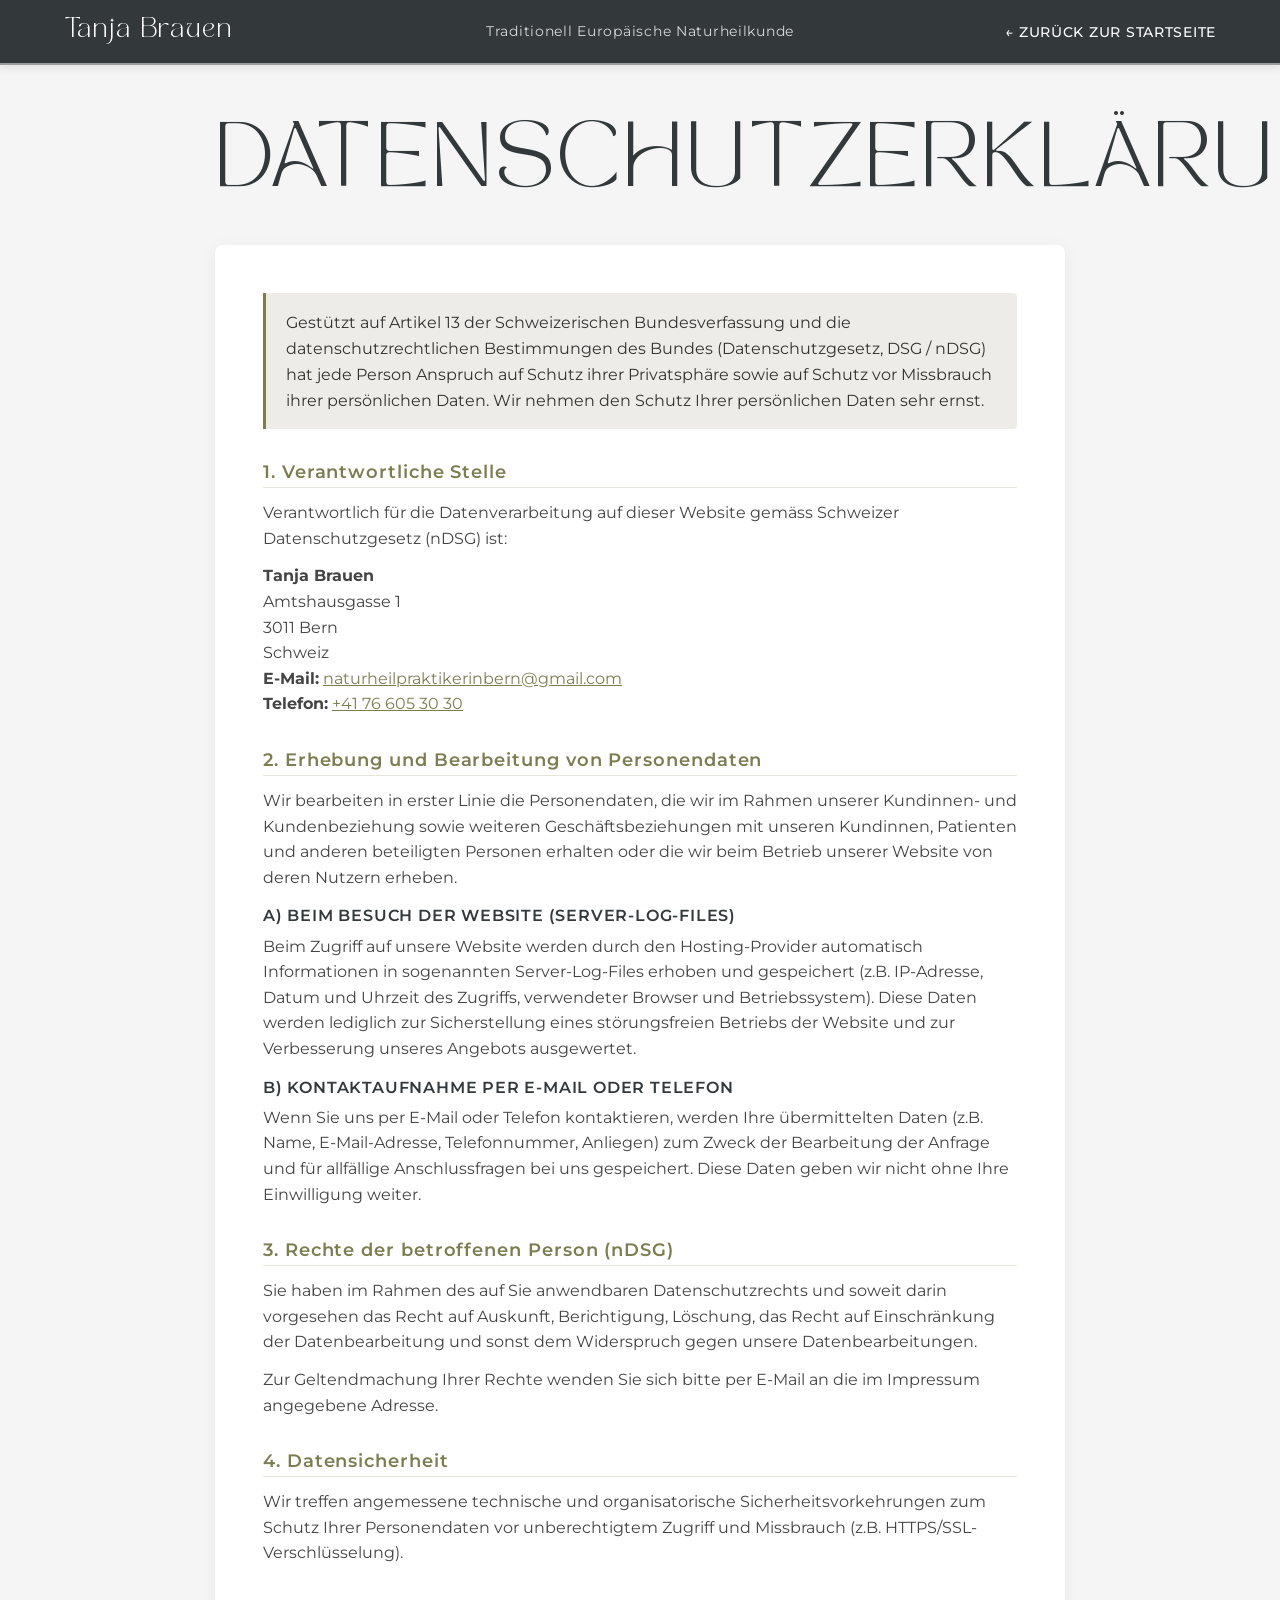
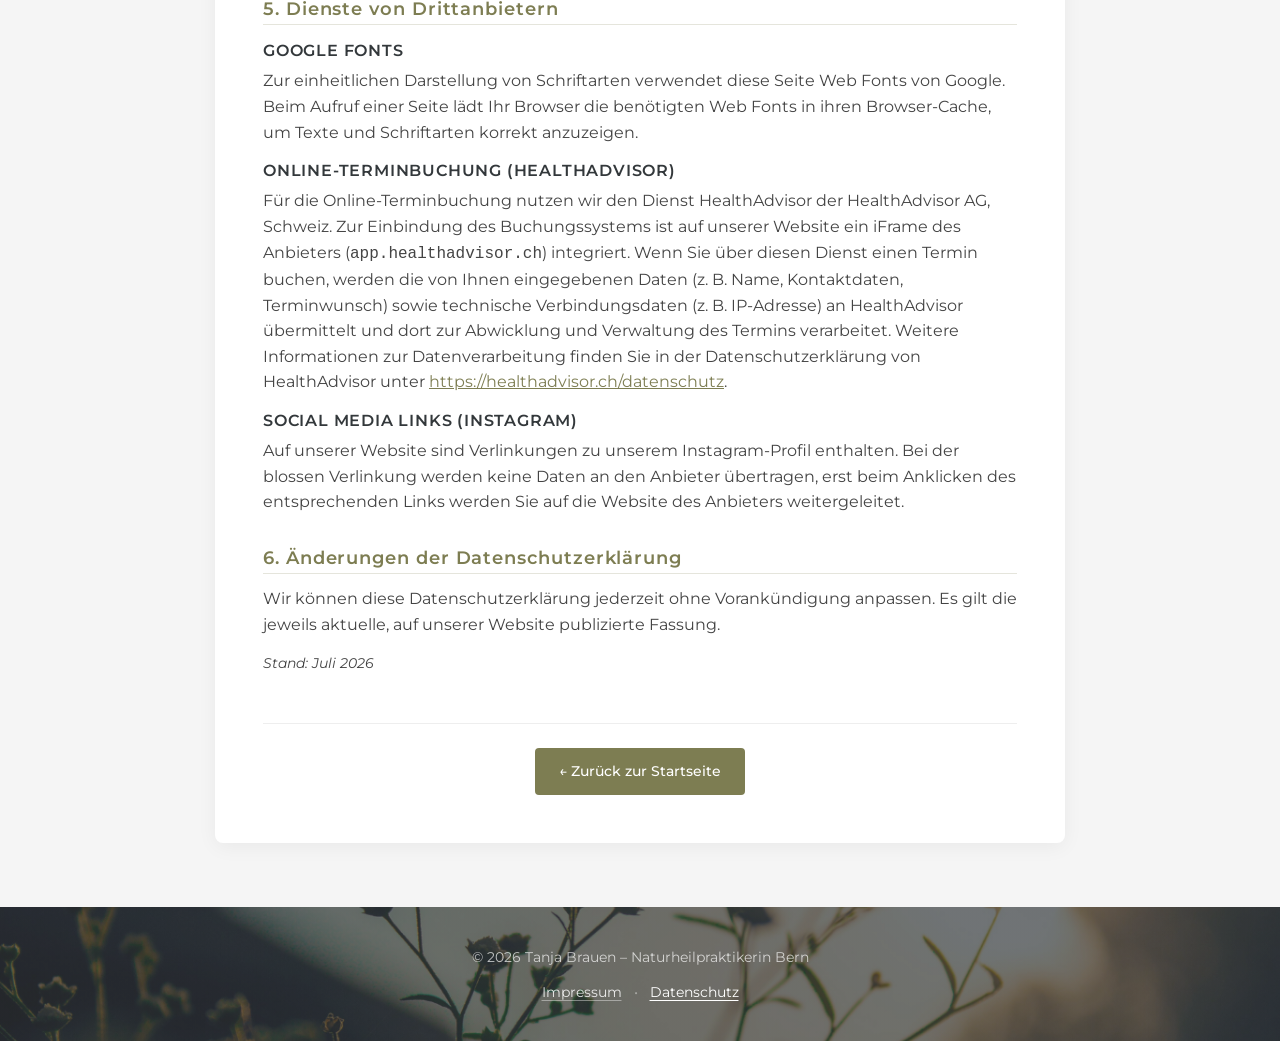
<file: datenschutz.html>
<!DOCTYPE html>
<html lang="de">

<head>
    <meta charset="UTF-8">
    <meta name="viewport" content="width=device-width, initial-scale=1.0">
    <title>Datenschutzerklärung - Tanja Brauen Naturheilpraktikerin Bern</title>
    <meta name="description"
        content="Datenschutzerklärung von Tanja Brauen - Naturheilpraktikerin in Bern. Informationen zur Datenbearbeitung nach dem Schweizer Datenschutzgesetz (nDSG).">

    <!-- Google Fonts for Body -->
    <link rel="preconnect" href="https://fonts.googleapis.com">
    <link rel="preconnect" href="https://fonts.gstatic.com" crossorigin>
    <link href="https://fonts.googleapis.com/css2?family=Montserrat:wght@300;400;500;600&display=swap" rel="stylesheet">

    <link rel="stylesheet" href="style.css">
</head>

<body class="legal-page">

    <!-- Header Navigation -->
    <header class="legal-header">
        <nav class="navbar scrolled">
            <div class="logo">
                <a href="index.html#home" class="logo-name">Tanja Brauen</a>
            </div>

            <span class="navbar-center-text d-none-mobile">Traditionell Europäische Naturheilkunde</span>

            <ul class="nav-list">
                <li><a href="index.html#home">← Zurück zur Startseite</a></li>
            </ul>
        </nav>
    </header>

    <!-- Main Content -->
    <main class="section legal-page-section">
        <div class="container legal-page-container">
            <h1 class="legal-page-title">Datenschutzerklärung</h1>

            <div class="legal-page-card">
                <p class="legal-intro">
                    Gestützt auf Artikel 13 der Schweizerischen Bundesverfassung und die datenschutzrechtlichen
                    Bestimmungen des Bundes (Datenschutzgesetz, DSG / nDSG) hat jede Person Anspruch auf Schutz ihrer
                    Privatsphäre sowie auf Schutz vor Missbrauch ihrer persönlichen Daten. Wir nehmen den Schutz Ihrer
                    persönlichen Daten sehr ernst.
                </p>

                <section class="legal-section">
                    <h3>1. Verantwortliche Stelle</h3>
                    <p>
                        Verantwortlich für die Datenverarbeitung auf dieser Website gemäss Schweizer Datenschutzgesetz
                        (nDSG) ist:
                    </p>
                    <p>
                        <strong>Tanja Brauen</strong><br>
                        Amtshausgasse 1<br>
                        3011 Bern<br>
                        Schweiz<br>
                        <strong>E-Mail:</strong> <a
                            href="mailto:naturheilpraktikerinbern@gmail.com">naturheilpraktikerinbern@gmail.com</a><br>
                        <strong>Telefon:</strong> <a href="tel:+41766053030">+41 76 605 30 30</a>
                    </p>
                </section>

                <section class="legal-section">
                    <h3>2. Erhebung und Bearbeitung von Personendaten</h3>
                    <p>
                        Wir bearbeiten in erster Linie die Personendaten, die wir im Rahmen unserer Kundinnen- und
                        Kundenbeziehung sowie weiteren Geschäftsbeziehungen mit unseren Kundinnen, Patienten und anderen
                        beteiligten Personen erhalten oder die wir beim Betrieb unserer Website von deren Nutzern
                        erheben.
                    </p>
                    <h4>a) Beim Besuch der Website (Server-Log-Files)</h4>
                    <p>
                        Beim Zugriff auf unsere Website werden durch den Hosting-Provider automatisch Informationen in
                        sogenannten Server-Log-Files erhoben und gespeichert (z.B. IP-Adresse, Datum und Uhrzeit des
                        Zugriffs, verwendeter Browser und Betriebssystem). Diese Daten werden lediglich zur
                        Sicherstellung eines störungsfreien Betriebs der Website und zur Verbesserung unseres Angebots
                        ausgewertet.
                    </p>
                    <h4>b) Kontaktaufnahme per E-Mail oder Telefon</h4>
                    <p>
                        Wenn Sie uns per E-Mail oder Telefon kontaktieren, werden Ihre übermittelten Daten (z.B. Name,
                        E-Mail-Adresse, Telefonnummer, Anliegen) zum Zweck der Bearbeitung der Anfrage und für
                        allfällige Anschlussfragen bei uns gespeichert. Diese Daten geben wir nicht ohne Ihre
                        Einwilligung weiter.
                    </p>
                </section>

                <section class="legal-section">
                    <h3>3. Rechte der betroffenen Person (nDSG)</h3>
                    <p>
                        Sie haben im Rahmen des auf Sie anwendbaren Datenschutzrechts und soweit darin vorgesehen das
                        Recht auf Auskunft, Berichtigung, Löschung, das Recht auf Einschränkung der Datenbearbeitung und
                        sonst dem Widerspruch gegen unsere Datenbearbeitungen.
                    </p>
                    <p>
                        Zur Geltendmachung Ihrer Rechte wenden Sie sich bitte per E-Mail an die im Impressum angegebene
                        Adresse.
                    </p>
                </section>

                <section class="legal-section">
                    <h3>4. Datensicherheit</h3>
                    <p>
                        Wir treffen angemessene technische und organisatorische Sicherheitsvorkehrungen zum Schutz Ihrer
                        Personendaten vor unberechtigtem Zugriff und Missbrauch (z.B. HTTPS/SSL-Verschlüsselung).
                    </p>
                </section>

                <section class="legal-section">
                    <h3>5. Dienste von Drittanbietern</h3>
                    <h4>Google Fonts</h4>
                    <p>
                        Zur einheitlichen Darstellung von Schriftarten verwendet diese Seite Web Fonts von Google. Beim
                        Aufruf einer Seite lädt Ihr Browser die benötigten Web Fonts in ihren Browser-Cache, um Texte
                        und Schriftarten korrekt anzuzeigen.
                    </p>
                    <h4>Online-Terminbuchung (HealthAdvisor)</h4>
                    <p>
                        Für die Online-Terminbuchung nutzen wir den Dienst HealthAdvisor der HealthAdvisor AG, Schweiz.
                        Zur Einbindung des Buchungssystems ist auf unserer Website ein iFrame des Anbieters
                        (<code>app.healthadvisor.ch</code>) integriert. Wenn Sie über diesen Dienst einen Termin buchen,
                        werden die von Ihnen eingegebenen Daten (z. B. Name, Kontaktdaten, Terminwunsch) sowie
                        technische Verbindungsdaten (z. B. IP-Adresse) an HealthAdvisor übermittelt und dort zur
                        Abwicklung und Verwaltung des Termins verarbeitet. Weitere Informationen zur Datenverarbeitung
                        finden Sie in der Datenschutzerklärung von HealthAdvisor unter <a
                            href="https://healthadvisor.ch/datenschutz" target="_blank"
                            rel="noopener noreferrer">https://healthadvisor.ch/datenschutz</a>.
                    </p>
                    <h4>Social Media Links (Instagram)</h4>
                    <p>
                        Auf unserer Website sind Verlinkungen zu unserem Instagram-Profil enthalten. Bei der blossen
                        Verlinkung werden keine Daten an den Anbieter übertragen, erst beim Anklicken des entsprechenden
                        Links werden Sie auf die Website des Anbieters weitergeleitet.
                    </p>
                </section>

                <section class="legal-section">
                    <h3>6. Änderungen der Datenschutzerklärung</h3>
                    <p>
                        Wir können diese Datenschutzerklärung jederzeit ohne Vorankündigung anpassen. Es gilt die
                        jeweils aktuelle, auf unserer Website publizierte Fassung.
                    </p>
                    <p class="legal-date">Stand: Juli 2026</p>
                </section>

                <div class="back-link-wrapper">
                    <a href="index.html" class="btn-back">← Zurück zur Startseite</a>
                </div>
            </div>
        </div>
    </main>

    <!-- Footer -->
    <footer class="main-footer legal-standalone-footer">
        <div class="container text-center text-light footer-content">
            <div class="footer-legal">
                <p>&copy; 2026 Tanja Brauen – Naturheilpraktikerin Bern</p>
                <div class="legal-links">
                    <a href="impressum.html" class="legal-link">Impressum</a>
                    <span class="legal-sep">•</span>
                    <a href="datenschutz.html" class="legal-link active">Datenschutz</a>
                </div>
            </div>
        </div>
    </footer>

</body>

</html>
</file>
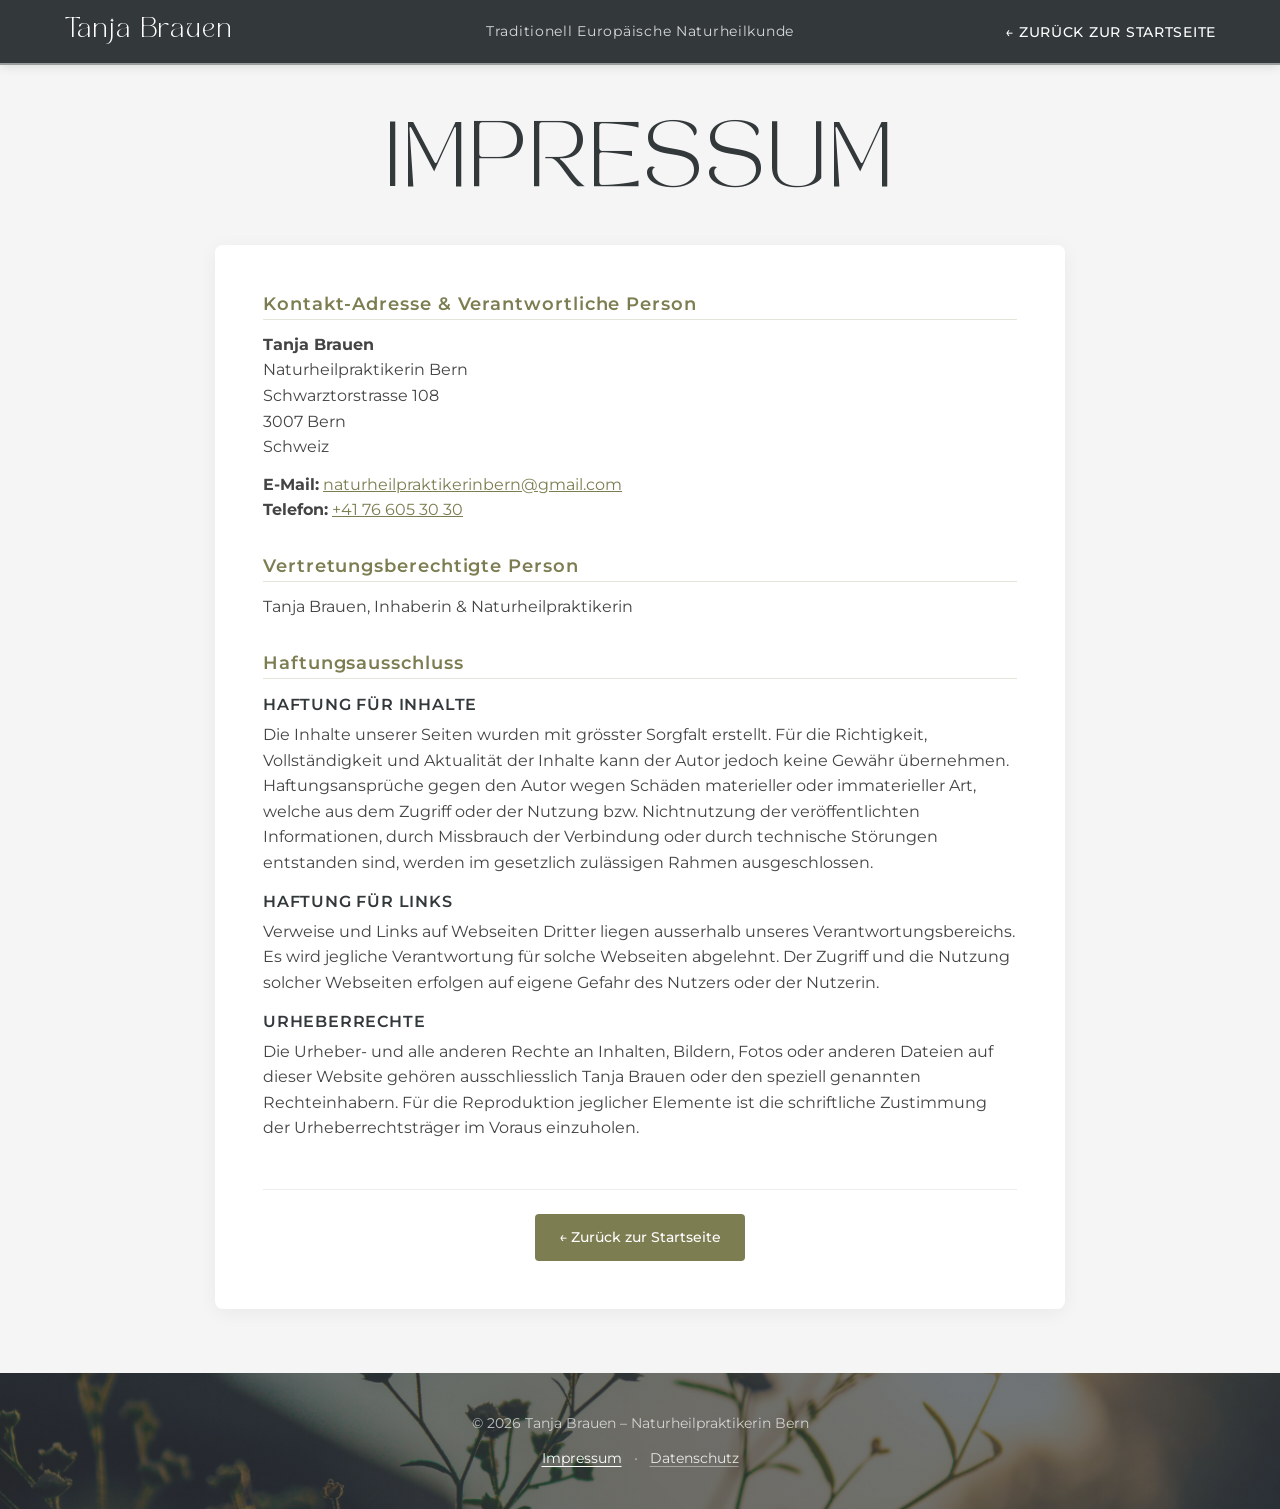
<file: impressum.html>
<!DOCTYPE html>
<html lang="de">

<head>
    <meta charset="UTF-8">
    <meta name="viewport" content="width=device-width, initial-scale=1.0">
    <title>Impressum - Tanja Brauen Naturheilpraktikerin Bern</title>
    <meta name="description"
        content="Impressum von Tanja Brauen - Naturheilpraktikerin in Bern (Schweiz). Angaben gemäss Schweizer Recht.">

    <!-- Google Fonts for Body -->
    <link rel="preconnect" href="https://fonts.googleapis.com">
    <link rel="preconnect" href="https://fonts.gstatic.com" crossorigin>
    <link href="https://fonts.googleapis.com/css2?family=Montserrat:wght@300;400;500;600&display=swap" rel="stylesheet">

    <link rel="stylesheet" href="style.css">
</head>

<body class="legal-page">

    <!-- Header Navigation -->
    <header class="legal-header">
        <nav class="navbar scrolled">
            <div class="logo">
                <a href="index.html#home" class="logo-name">Tanja Brauen</a>
            </div>

            <span class="navbar-center-text d-none-mobile">Traditionell Europäische Naturheilkunde</span>

            <ul class="nav-list">
                <li><a href="index.html#home">← Zurück zur Startseite</a></li>
            </ul>
        </nav>
    </header>

    <!-- Main Content -->
    <main class="section legal-page-section">
        <div class="container legal-page-container">
            <h1 class="legal-page-title">Impressum</h1>

            <div class="legal-page-card">
                <section class="legal-section">
                    <h3>Kontakt-Adresse & Verantwortliche Person</h3>
                    <p>
                        <strong>Tanja Brauen</strong><br>
                        Naturheilpraktikerin Bern<br>
                        Schwarztorstrasse 108<br>
                        3007 Bern<br>
                        Schweiz
                    </p>
                    <p>
                        <strong>E-Mail:</strong> <a
                            href="mailto:naturheilpraktikerinbern@gmail.com">naturheilpraktikerinbern@gmail.com</a><br>
                        <strong>Telefon:</strong> <a href="tel:+41766053030">+41 76 605 30 30</a>
                    </p>
                </section>

                <section class="legal-section">
                    <h3>Vertretungsberechtigte Person</h3>
                    <p>Tanja Brauen, Inhaberin & Naturheilpraktikerin</p>
                </section>

                <section class="legal-section">
                    <h3>Haftungsausschluss</h3>
                    <h4>Haftung für Inhalte</h4>
                    <p>
                        Die Inhalte unserer Seiten wurden mit grösster Sorgfalt erstellt. Für die Richtigkeit,
                        Vollständigkeit und Aktualität der Inhalte kann der Autor jedoch keine Gewähr übernehmen.
                        Haftungsansprüche gegen den Autor wegen Schäden materieller oder immaterieller Art, welche aus
                        dem Zugriff oder der Nutzung bzw. Nichtnutzung der veröffentlichten Informationen, durch
                        Missbrauch der Verbindung oder durch technische Störungen entstanden sind, werden im gesetzlich
                        zulässigen Rahmen ausgeschlossen.
                    </p>

                    <h4>Haftung für Links</h4>
                    <p>
                        Verweise und Links auf Webseiten Dritter liegen ausserhalb unseres Verantwortungsbereichs. Es
                        wird jegliche Verantwortung für solche Webseiten abgelehnt. Der Zugriff und die Nutzung solcher
                        Webseiten erfolgen auf eigene Gefahr des Nutzers oder der Nutzerin.
                    </p>

                    <h4>Urheberrechte</h4>
                    <p>
                        Die Urheber- und alle anderen Rechte an Inhalten, Bildern, Fotos oder anderen Dateien auf dieser
                        Website gehören ausschliesslich Tanja Brauen oder den speziell genannten Rechteinhabern. Für die
                        Reproduktion jeglicher Elemente ist die schriftliche Zustimmung der Urheberrechtsträger im
                        Voraus einzuholen.
                    </p>
                </section>

                <div class="back-link-wrapper">
                    <a href="index.html" class="btn-back">← Zurück zur Startseite</a>
                </div>
            </div>
        </div>
    </main>

    <!-- Footer -->
    <footer class="main-footer legal-standalone-footer">
        <div class="container text-center text-light footer-content">
            <div class="footer-legal">
                <p>&copy; 2026 Tanja Brauen – Naturheilpraktikerin Bern</p>
                <div class="legal-links">
                    <a href="impressum.html" class="legal-link active">Impressum</a>
                    <span class="legal-sep">•</span>
                    <a href="datenschutz.html" class="legal-link">Datenschutz</a>
                </div>
            </div>
        </div>
    </footer>

</body>

</html>
</file>
<file: style.css>
/* =========================================================================
   CSS Variables & Design System Settings
   ========================================================================= */
:root {
    /* Colors based on Canva Draft */
    --clr-primary-olive: #7d7d52;
    /* Earthy Olive Green */
    --clr-neutral-charcoal: #33383b;
    /* Dark text / backgrounds */
    --clr-neutral-beige: #edece8;
    /* Warm Light Beige */
    --clr-neutral-light: #f5f5f5;
    /* Off-white background */
    --clr-white: #ffffff;

    /* Typography */
    /* Add 'TAN MON CHERI' via user provided font file in a 'fonts' directory later */
    --font-heading: 'Tan Mon Cheri', 'Playfair Display', Georgia, serif;
    --font-body: 'Montserrat', sans-serif;

    /* Spacing & Utilities */
    --section-padding-y: 5rem;
    --transition-speed: 0.3s;
    --border-radius: 4px;
    /* for images slightly rounded edges if desired, currently sharp */
}

/* =========================================================================
   Reset & Base Styles
   ========================================================================= */
*,
*::before,
*::after {
    box-sizing: border-box;
    margin: 0;
    padding: 0;
}

html {
    scroll-behavior: smooth;
    font-size: 16px;
    max-width: 100%;
    overflow-x: hidden;
}

body {
    font-family: var(--font-body);
    color: var(--clr-neutral-charcoal);
    line-height: 1.6;
    background-color: var(--clr-neutral-light);
    max-width: 100%;
    overflow-x: hidden;
}

/* Custom Font Import - NOTE FOR DEVELOPER: 
   Place the tan-mon-cheri font file in the /fonts folder. 
   Supported formats: .woff2 (recommended), .woff, .ttf, .otf */
@font-face {
    font-family: 'Tan Mon Cheri';
    /* Uncomment and correct the path once the font file is added */
    src: url('fonts/tan-mon-cheri.woff2') format('woff2');
    font-weight: normal;
    font-style: normal;
    font-display: swap;
}

/* Typography elements */
h1,
h2,
h3,
h4,
.title-large {
    font-family: var(--font-heading);
    font-weight: normal;
    text-transform: uppercase;
    letter-spacing: 0.05em;
    line-height: 1.2;
    margin-bottom: 1rem;
}

h1 {
    font-size: clamp(2rem, 5vw, 4rem);
}

h2 {
    font-size: clamp(1.75rem, 4vw, 2.5rem);
}

h3 {
    font-size: 1.25rem;
    margin-bottom: 0.5rem;
}

img {
    display: block;
    max-width: 100%;
    height: auto;
}

a {
    color: inherit;
    text-decoration: none;
    transition: color var(--transition-speed) ease;
}

/* Utility Classes */
.container {
    width: 90%;
    max-width: 1200px;
    margin: 0 auto;
}

.text-center {
    text-align: center;
}

.text-light {
    color: var(--clr-white);
}

.bg-olive {
    background-color: var(--clr-primary-olive);
}

.bg-charcoal {
    background-color: var(--clr-neutral-charcoal);
}

.bg-beige {
    background-color: var(--clr-neutral-beige);
}

.bg-light {
    background-color: var(--clr-neutral-light);
}

.section {
    padding: var(--section-padding-y) 0;
}

/* Placeholder Images Styles (Temporary until real images added) */
.placeholder-img {
    background-color: #dfdfdf;
    width: 100%;
    object-fit: cover;
    display: flex;
    align-items: center;
    justify-content: center;
    color: #888;
    min-height: 300px;
}

.placeholder-img::after {
    content: "Image Placeholder";
    position: absolute;
}

/* Ensure wrapper positions pseudo-element relative to it */
.service-image-frame,
.about-image-wrapper {
    position: relative;
}

/* =========================================================================
   Header & Navigation
   ========================================================================= */
.main-header {
    height: 100vh;
    min-height: 600px;
    position: relative;
    /* Hero Image with gray overlay so text is clearly visible and image is less bright */
    background: linear-gradient(rgba(51, 56, 59, 0.48), rgba(51, 56, 59, 0.48)), url('images/header.jpeg') center/cover no-repeat;
    background-color: #555;
    /* fallback if no img */
    display: flex;
    flex-direction: column;
    justify-content: center;
    /* Natively centers internal hero content */
}

.navbar {
    position: fixed;
    top: 0;
    width: 100%;
    padding: 1.5rem 5%;
    display: flex;
    justify-content: space-between;
    align-items: center;
    z-index: 1000;
    border-bottom: 2px solid rgba(255, 255, 255, 0.5);
    transition: background-color var(--transition-speed) ease, padding var(--transition-speed) ease, border-color var(--transition-speed) ease;
}

.navbar.scrolled {
    background-color: var(--clr-neutral-charcoal);
    padding: 1rem 5%;
    box-shadow: 0 2px 10px rgba(0, 0, 0, 0.1);
}

.navbar .logo {
    display: flex;
    align-items: center;
    gap: 1.5rem;
    color: var(--clr-white);
}

.logo-name {
    font-family: var(--font-heading);
    font-size: 1.2rem;
    letter-spacing: 0.1em;
    display: inline-block;
    transition: all 0.4s cubic-bezier(0.25, 1, 0.5, 1);
    /* ultra-smooth deceleration */
    position: relative;
    cursor: pointer;
    transform-origin: center;
}

.logo-name:hover {
    letter-spacing: 0.15em;
    /* sleek text expansion */
    color: var(--clr-neutral-beige);
    text-shadow: 0 4px 15px rgba(255, 255, 255, 0.4);
    /* glowing premium hover */
    transform: translateY(-2px);
    /* floating up */
}

/* The click animation */
.logo-name:active {
    transition: all 0.1s ease;
    /* snaps instantly */
    letter-spacing: 0.08em;
    /* squeezed inward */
    transform: translateY(2px) scale(0.95);
    /* pressed physically down into page */
    text-shadow: 0 0 5px rgba(255, 255, 255, 0.2);
}

.navbar-center-text {
    position: absolute;
    left: 50%;
    transform: translateX(-50%);
    font-family: var(--font-body);
    font-size: 0.9rem;
    letter-spacing: 0.05em;
    opacity: 0.8;
    color: var(--clr-white);
}

.nav-list {
    list-style: none;
    display: flex;
    gap: 2rem;
}

.nav-list a {
    color: var(--clr-white);
    font-size: 0.9rem;
    font-weight: 500;
    text-transform: uppercase;
    letter-spacing: 0.05em;
    position: relative;
}

.nav-list a::after {
    content: '';
    position: absolute;
    width: 0;
    height: 1px;
    background: var(--clr-white);
    bottom: -4px;
    left: 0;
    transition: width 0.3s;
}

.nav-list a:hover::after {
    width: 100%;
}

/* Mobile Menu Toggle */
.mobile-menu-toggle {
    display: none;
    background: transparent;
    border: none;
    cursor: pointer;
    z-index: 1001;
    /* Keep above mobile menu */
}

.hamburger {
    display: block;
    position: relative;
}

.hamburger,
.hamburger::before,
.hamburger::after {
    width: 2em;
    height: 2px;
    background-color: var(--clr-white);
    transition: transform 0.3s ease-in-out, opacity 0.3s ease-in-out;
}

.hamburger::before,
.hamburger::after {
    content: '';
    position: absolute;
    left: 0;
}

.hamburger::before {
    bottom: 8px;
}

.hamburger::after {
    top: 8px;
}

/* Mobile Menu Active State */
.mobile-menu-toggle.is-active .hamburger {
    background-color: transparent;
}

.mobile-menu-toggle.is-active .hamburger::before {
    transform: translateY(8px) rotate(45deg);
}

.mobile-menu-toggle.is-active .hamburger::after {}

.hero-content-wrapper {
    width: 90%;
    margin: 0 auto;
    container-type: inline-size;
}

.hero-main-title {
    font-family: var(--font-heading);
    /* Fluid font size tailored to ensure NATURHEILPRAKTIKERIN stays strictly on one line across all device displays */
    font-size: clamp(0.9rem, 5vw, 6.2rem);
    font-size: clamp(0.9rem, 5.5cqw, 6.2rem);
    margin: 0;
    line-height: 1.08;
    color: var(--clr-white);
    text-transform: uppercase;
    text-align: left;
    text-shadow: 2px 2px 10px rgba(0, 0, 0, 0.15);
    position: relative;
    z-index: 1;
    letter-spacing: 0.02em;
}

.hero-title-main,
.hero-title-city {
    display: block;
    white-space: nowrap;
}


/* =========================================================================
   Sections
   ========================================================================= */

/* Video Section */
.video-wrapper {
    position: relative;
    padding-bottom: 56.25%;
    /* 16:9 Aspect Ratio */
    height: 0;
    overflow: hidden;
    max-width: 800px;
    margin: 0 auto;
    box-shadow: 0 4px 15px rgba(0, 0, 0, 0.1);
    background-color: var(--clr-neutral-charcoal);
}

.video-wrapper iframe,
.video-wrapper video {
    position: absolute;
    top: 0;
    left: 0;
    width: 100%;
    height: 100%;
}

/* Video Banner Section */
.welcome-section,
.banner-section {
    position: relative;
    overflow: hidden;
    padding: 6rem 0;
    min-height: 380px;
    display: flex;
    align-items: center;
    justify-content: center;
}

.welcome-video-wrapper,
.banner-video-wrapper {
    position: absolute;
    top: 0;
    left: 0;
    width: 100%;
    height: 100%;
    z-index: 1;
    overflow: hidden;
    pointer-events: none;
}

.welcome-bg-video,
.banner-bg-video {
    width: 100%;
    height: 100%;
    object-fit: cover;
    position: absolute;
    top: 50%;
    left: 50%;
    transform: translate(-50%, -50%);
    opacity: 0.65;
}

.welcome-video-overlay,
.banner-video-overlay {
    position: absolute;
    top: 0;
    left: 0;
    width: 100%;
    height: 100%;
    background: linear-gradient(135deg, rgba(125, 125, 82, 0.4), rgba(51, 56, 59, 0.35));
}

.welcome-content,
.banner-content {
    position: relative;
    z-index: 2;
}

.welcome-section .title-large,
.banner-section .title-large {
    font-size: clamp(2rem, 4vw, 3rem);
    margin: 0;
    max-width: 800px;
    margin-inline: auto;
    text-shadow: 0 2px 12px rgba(0, 0, 0, 0.3);
}

.intro-section .lead-text {
    font-family: var(--font-heading);
    font-size: clamp(2.2rem, 4.5vw, 3.2rem);
    text-transform: uppercase;
    letter-spacing: 0.05em;
    line-height: 1.25;
    max-width: 900px;
    margin: 0;
    text-align: left;
    color: var(--clr-white);
}

/* Services Grid */
.section-heading {
    margin-bottom: 3rem;
}

.section-heading p {
    color: #666;
    font-style: normal;
}

.services-grid {
    display: grid;
    grid-template-columns: repeat(4, 1fr);
    gap: 2rem;
}

.service-card {
    text-align: left;
}

.service-image-frame {
    margin-bottom: 1.5rem;
    padding: 10px;
    background: var(--clr-white);
    border: 1px solid #e0e0e0;
    box-shadow: 0 4px 15px rgba(0, 0, 0, 0.03);
    aspect-ratio: 1/1;
    /* Square frames */
    display: flex;
    overflow: hidden;
}

.service-image-frame img {
    width: 100%;
    height: 100%;
    object-fit: cover;
    transition: transform 0.5s ease;
}

.service-card:hover .service-image-frame img {
    transform: scale(1.05);
}

.service-desc {
    font-size: 0.9rem;
    color: #666;
}

/* About Section */
.grid-2-col {
    display: grid;
    grid-template-columns: 1fr 1fr;
    gap: 4rem;
    align-items: center;
}

.about-image-wrapper {
    position: relative;
    max-width: 480px;
    margin: 0 auto;
}

.portrait-img {
    width: 100%;
    height: auto;
    border-radius: 8px;
    box-shadow: 0 12px 35px rgba(0, 0, 0, 0.12);
    object-fit: cover;
    display: block;
    transition: transform 0.4s ease, box-shadow 0.4s ease;
}

.portrait-img:hover {
    transform: translateY(-4px);
    box-shadow: 0 18px 40px rgba(0, 0, 0, 0.16);
}

.about-content h2 {
    margin-bottom: 1.5rem;
}

.about-content p {
    margin-bottom: 1rem;
    color: #444;
}

.about-content .signature {
    font-family: var(--font-heading);
    font-size: 1.2rem;
    margin-top: 2rem;
}

/* =========================================================================
   Booking / Termine Section
   ========================================================================= */
.booking-section {
    background-color: var(--clr-white);
    padding: var(--section-padding-y) 0;
}

.booking-iframe-container {
    width: 100%;
    max-width: 960px;
    margin: 2rem auto 0;
    border-radius: var(--border-radius);
    overflow: hidden;
    background-color: var(--clr-white);
}

#HA-online-booking-iframe-reference {
    width: 100%;
    min-height: 500px;
    border: none;
    display: block;
    background-color: transparent;
}

.btn-booking {
    display: inline-block;
    padding: 0.85rem 2rem;
    background-color: var(--clr-primary-olive);
    color: var(--clr-white);
    font-family: var(--font-body);
    font-weight: 500;
    font-size: 0.9rem;
    letter-spacing: 0.08em;
    border-radius: 4px;
    text-transform: uppercase;
    transition: all 0.3s ease;
    box-shadow: 0 4px 12px rgba(0, 0, 0, 0.15);
}

.btn-booking:hover {
    background-color: var(--clr-white);
    color: var(--clr-neutral-charcoal);
    transform: translateY(-2px);
    box-shadow: 0 6px 16px rgba(0, 0, 0, 0.25);
}

/* Footer / Contact */
.main-footer {
    position: relative;
    padding: 6rem 0;
    background: linear-gradient(rgba(51, 56, 59, 0.7), rgba(51, 56, 59, 0.7)), url('images/contact_background.png') center/cover no-repeat;
    background-color: var(--clr-neutral-charcoal);
}

.footer-content {
    max-width: 900px;
    margin: 0 auto;
}

.footer-top {
    margin-bottom: 3rem;
}

.footer-heading {
    font-family: var(--font-body);
    font-size: 1.1rem;
    letter-spacing: 0.05em;
    font-weight: 400;
    margin-bottom: 1rem;
}

.footer-contact-methods {
    display: flex;
    flex-direction: column;
    align-items: center;
    gap: 0.5rem;
    margin-top: 1rem;
}

.footer-email,
.footer-phone {
    font-family: var(--font-body);
    font-size: 1.25rem;
    letter-spacing: 0.05em;
    font-weight: 500;
    color: var(--clr-white);
    display: inline-block;
    transition: opacity var(--transition-speed) ease;
}

.footer-email:hover,
.footer-phone:hover {
    opacity: 0.8;
}

.footer-phone-link {
    color: var(--clr-white);
    text-decoration: underline;
    text-underline-offset: 3px;
    text-decoration-color: rgba(255, 255, 255, 0.4);
}

.footer-phone-link:hover {
    text-decoration-color: var(--clr-white);
}

.footer-divider {
    border: none;
    height: 1px;
    background-color: rgba(255, 255, 255, 0.5);
    margin: 4rem 0;
}

.footer-bottom {
    display: grid;
    grid-template-columns: repeat(3, 1fr);
    gap: 2rem;
    text-align: center;
}

.footer-col h3 {
    font-family: var(--font-body);
    font-size: 1rem;
    font-weight: 500;
    letter-spacing: 0.05em;
    margin-bottom: 1.5rem;
}

.footer-col p {
    font-size: 0.9rem;
    margin-bottom: 0.5rem;
    color: rgba(255, 255, 255, 0.9);
}

.footer-col .small-text {
    font-size: 0.8rem;
    margin-top: 1rem;
    line-height: 1.5;
    color: rgba(255, 255, 255, 0.8);
}

.social-icon {
    display: inline-flex;
    color: var(--clr-white);
    transition: opacity var(--transition-speed);
}

.social-icon:hover {
    opacity: 0.7;
}


/* =========================================================================
   Responsive Design (Mobile First principles adjusted via Max-Width mapping)
   ========================================================================= */

@media (max-width: 992px) {

    /* Tablet */
    .services-grid {
        grid-template-columns: repeat(2, 1fr);
    }

    .grid-2-col {
        gap: 2rem;
    }
}

@media (max-width: 768px) {

    /* Mobile Landscape & Below */
    .grid-2-col {
        grid-template-columns: 1fr;
    }

    .about-image-wrapper {
        order: -1;
        max-width: 400px;
        margin: 0 auto;
    }

    /* Mobile Navigation */
    .mobile-menu-toggle {
        display: block;
    }

    .nav-list {
        position: fixed;
        top: 0;
        right: -100%;
        width: 80%;
        max-width: 400px;
        height: 100vh;
        background-color: var(--clr-neutral-charcoal);
        flex-direction: column;
        justify-content: center;
        align-items: center;
        gap: 3rem;
        transition: right 0.4s ease-in-out;
        box-shadow: -5px 0 15px rgba(0, 0, 0, 0.1);
    }

    .nav-list.is-open {
        right: 0;
    }

    .nav-list a {
        font-size: 1.2rem;
    }

    /* Utilities & Fixes */
    .d-none-mobile {
        display: none !important;
    }

    .hero-main-title {
        hyphens: none;
    }

    .footer-bottom {
        grid-template-columns: 1fr;
        gap: 3rem;
    }
}

@media (max-width: 480px) {

    /* Small Mobile */
    .services-grid {
        grid-template-columns: 1fr;
    }

    .section {
        padding: 3rem 0;
    }
}

/* =========================================================================
   Footer Legal Bar & Links
   ========================================================================= */
.legal-divider {
    margin: 3rem 0 2rem 0;
    opacity: 0.3;
}

.footer-legal {
    display: flex;
    flex-direction: column;
    align-items: center;
    gap: 0.8rem;
    font-size: 0.85rem;
    color: rgba(255, 255, 255, 0.7);
}

.legal-links {
    display: flex;
    align-items: center;
    gap: 0.75rem;
}

.legal-link {
    color: rgba(255, 255, 255, 0.85);
    text-decoration: underline;
    text-underline-offset: 3px;
    text-decoration-color: rgba(255, 255, 255, 0.4);
    transition: all 0.2s ease;
    cursor: pointer;
}

.legal-link:hover,
.legal-link.active {
    color: var(--clr-white);
    text-decoration-color: var(--clr-white);
}

.legal-sep {
    color: rgba(255, 255, 255, 0.4);
    user-select: none;
}

/* =========================================================================
   Modal Dialogs (Impressum & Datenschutz)
   ========================================================================= */
.modal-overlay {
    position: fixed;
    top: 0;
    left: 0;
    width: 100vw;
    height: 100vh;
    z-index: 2000;
    display: flex;
    align-items: center;
    justify-content: center;
    padding: 1.5rem;
    opacity: 0;
    visibility: hidden;
    transition: opacity 0.3s cubic-bezier(0.25, 1, 0.5, 1), visibility 0.3s ease;
}

.modal-overlay.is-visible {
    opacity: 1;
    visibility: visible;
}

.modal-backdrop {
    position: absolute;
    top: 0;
    left: 0;
    width: 100%;
    height: 100%;
    background: rgba(30, 35, 38, 0.75);
    backdrop-filter: blur(8px);
    -webkit-backdrop-filter: blur(8px);
}

.modal-content {
    position: relative;
    z-index: 10;
    background: var(--clr-white);
    color: var(--clr-neutral-charcoal);
    width: 100%;
    max-width: 800px;
    max-height: 85vh;
    border-radius: 8px;
    box-shadow: 0 20px 50px rgba(0, 0, 0, 0.3);
    display: flex;
    flex-direction: column;
    overflow: hidden;
    transform: translateY(20px) scale(0.97);
    transition: transform 0.3s cubic-bezier(0.25, 1, 0.5, 1);
}

.modal-overlay.is-visible .modal-content {
    transform: translateY(0) scale(1);
}

.modal-header {
    display: flex;
    align-items: center;
    justify-content: space-between;
    padding: 1.5rem 2rem;
    background-color: var(--clr-neutral-beige);
    border-bottom: 1px solid rgba(0, 0, 0, 0.08);
}

.modal-header h2 {
    font-size: 1.5rem;
    margin: 0;
    color: var(--clr-neutral-charcoal);
}

.modal-close-btn {
    background: none;
    border: none;
    font-size: 2rem;
    line-height: 1;
    color: var(--clr-neutral-charcoal);
    cursor: pointer;
    padding: 0 0.5rem;
    transition: color 0.2s ease, transform 0.2s ease;
    opacity: 0.7;
}

.modal-close-btn:hover {
    opacity: 1;
    transform: scale(1.1);
}

.modal-body {
    padding: 2rem;
    overflow-y: auto;
    font-size: 0.95rem;
    line-height: 1.7;
}

.legal-section {
    margin-bottom: 2rem;
}

.legal-section:last-child {
    margin-bottom: 0;
}

.legal-section h3 {
    font-family: var(--font-body);
    font-size: 1.15rem;
    font-weight: 600;
    text-transform: none;
    color: var(--clr-primary-olive);
    margin-bottom: 0.75rem;
    padding-bottom: 0.25rem;
    border-bottom: 1px solid rgba(125, 125, 82, 0.2);
}

.legal-section h4 {
    font-family: var(--font-body);
    font-size: 1rem;
    font-weight: 600;
    margin-top: 1rem;
    margin-bottom: 0.5rem;
    color: var(--clr-neutral-charcoal);
}

.legal-section p {
    margin-bottom: 0.75rem;
    color: #444;
}

.legal-section a {
    color: var(--clr-primary-olive);
    text-decoration: underline;
}

.legal-intro {
    font-size: 1.02rem;
    color: #333;
    margin-bottom: 2rem;
    background-color: var(--clr-neutral-beige);
    padding: 1rem 1.25rem;
    border-left: 3px solid var(--clr-primary-olive);
    border-radius: 0 4px 4px 0;
}

.legal-date {
    font-size: 0.85rem;
    color: #777;
    margin-top: 1rem;
    font-style: italic;
}

/* =========================================================================
   Standalone Legal Pages (.legal-page)
   ========================================================================= */
.legal-page-section {
    padding-top: 8rem;
    padding-bottom: 4rem;
    min-height: calc(100vh - 120px);
}

.legal-page-container {
    max-width: 850px;
}

.legal-page-title {
    text-align: center;
    margin-bottom: 2.5rem;
    color: var(--clr-neutral-charcoal);
}

.legal-page-card {
    background: var(--clr-white);
    padding: 3rem;
    border-radius: 8px;
    box-shadow: 0 4px 20px rgba(0, 0, 0, 0.05);
}

.back-link-wrapper {
    margin-top: 3rem;
    padding-top: 1.5rem;
    border-top: 1px solid #eee;
    text-align: center;
}

.btn-back {
    display: inline-block;
    padding: 0.75rem 1.5rem;
    background-color: var(--clr-primary-olive);
    color: var(--clr-white);
    border-radius: 4px;
    font-weight: 500;
    font-size: 0.9rem;
    transition: background-color 0.2s ease, transform 0.2s ease;
}

.btn-back:hover {
    background-color: #696943;
    transform: translateY(-1px);
}

.legal-standalone-footer {
    padding: 2.5rem 0;
}

@media (max-width: 768px) {
    .modal-content {
        max-height: 90vh;
    }

    .modal-header {
        padding: 1rem 1.25rem;
    }

    .modal-body {
        padding: 1.25rem;
    }

    .legal-page-card {
        padding: 1.5rem;
    }
}
</file>
